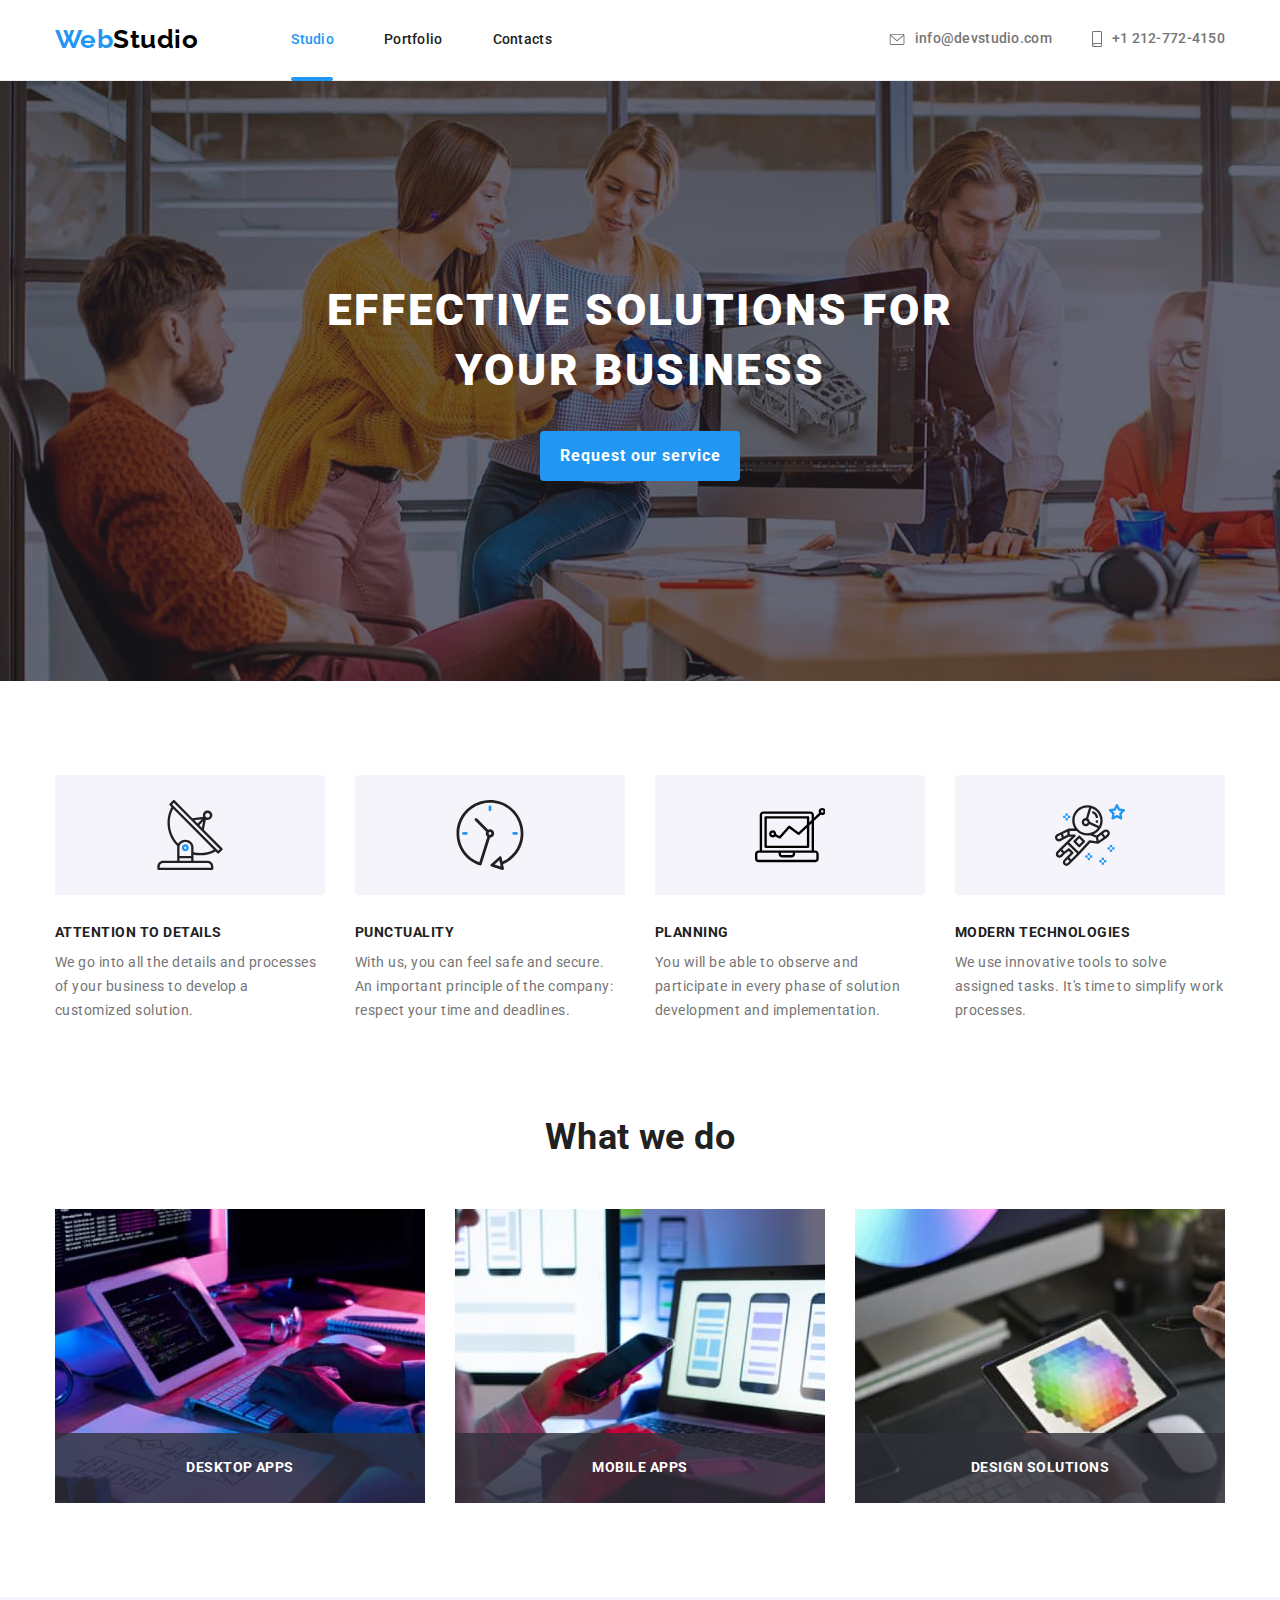
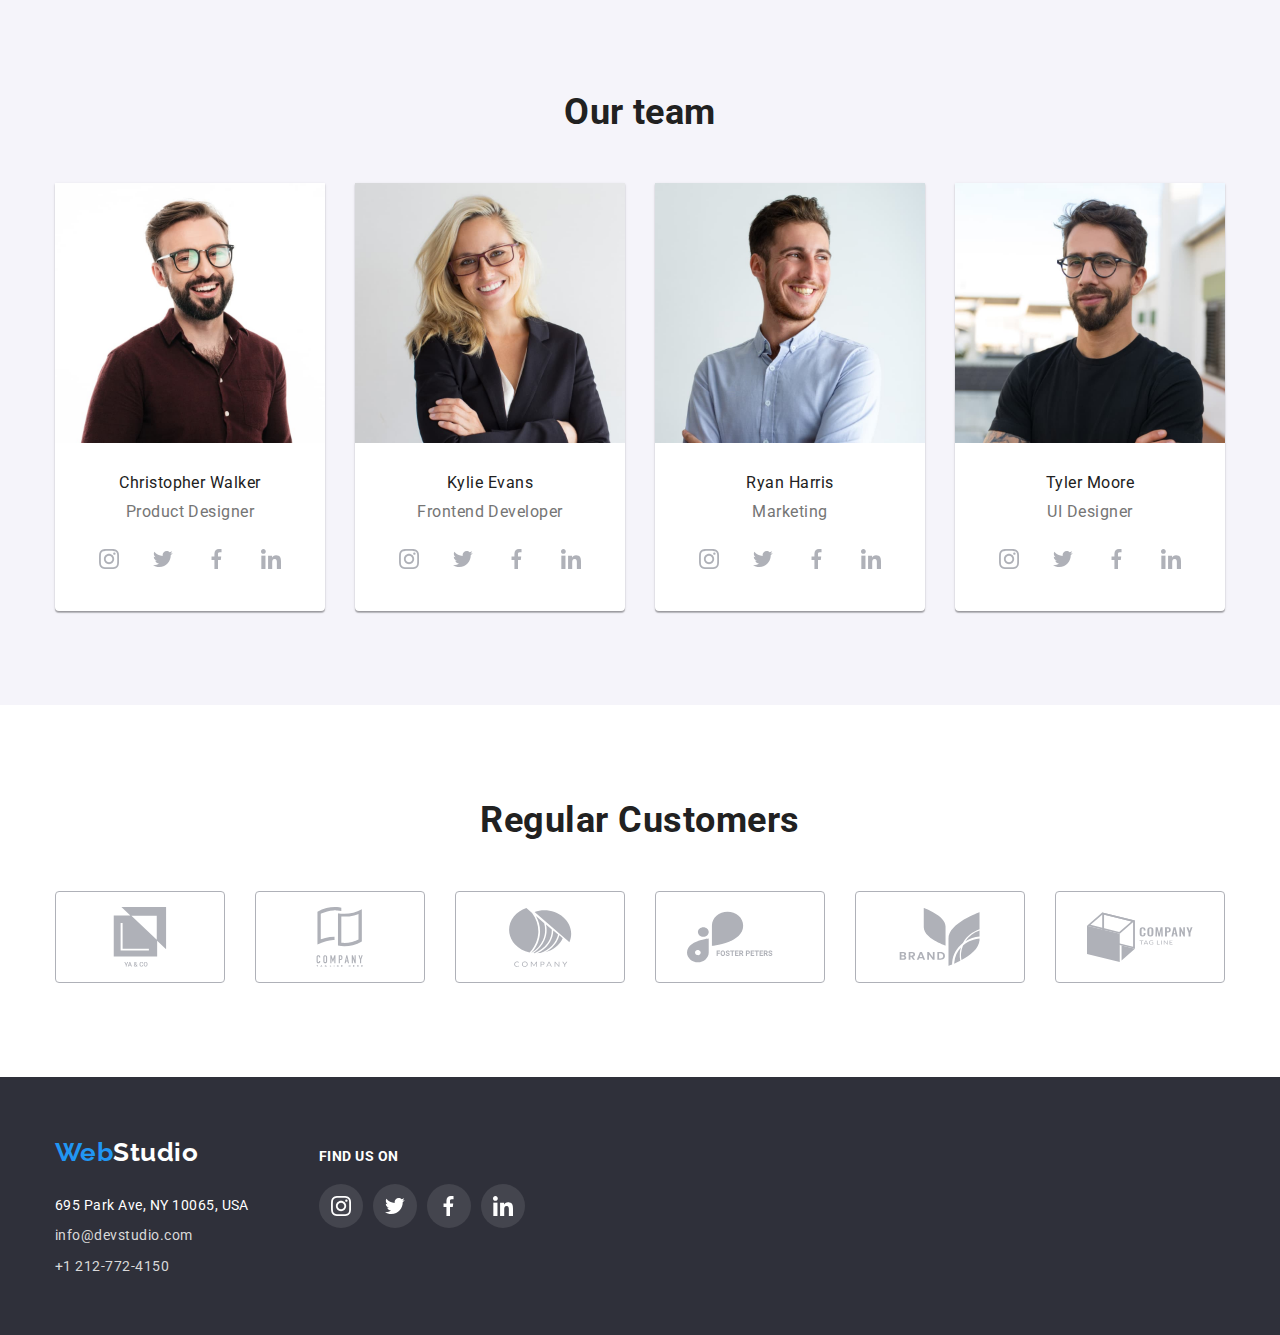
<file: index.html>
<!DOCTYPE html>
<html lang="en">
<head>
    <meta charset="UTF-8">
    <meta http-equiv="X-UA-Compatible" content="IE=edge">
    <meta name="viewport" content="width=device-width, initial-scale=1.0">
    <title>WebStudio</title>
    <link rel="stylesheet" href="https://cdnjs.cloudflare.com/ajax/libs/modern-normalize/1.1.0/modern-normalize.min.css">
    <link href="https://fonts.googleapis.com/css2?family=Raleway:wght@700&family=Roboto:wght@400;500;700;900&display=swap" rel="stylesheet">
    <link rel="stylesheet" href="./css/style.css">
</head>
<body>
    <header class="header">
    <div class="container container-header">
        <nav class="nav">
            <div class="logo-header-container">
                <a class="logo" href="./">Web<span class="logo-header">Studio</span></a>
            </div>
            <ul class="nav-list"> 
                <li class="nav-item"><a class="nav-link active"  href="./index.html">Studio</a></li>
                <li class="nav-item"><a class="nav-link" href="./portfolio.html">Portfolio</a></li>
                <li class="nav-item"><a class="nav-link" href="">Contacts</a></li>
            </ul>
        </nav> 
            <ul class="contacts">
                <li class="contacts-item"> 
                    <a class="contacts-link" href="mailto:info@devstudio.com"> 
                        <svg class="icon-header" width="16" height="12"> <use href="./images/icons/sprite.svg#envelope"> </use></svg> info@devstudio.com 
                    </a>
                </li>  
                <li class="contacts-item"> 
                    <a class="contacts-link" href="tel:+12127724150">
                    <svg class="icon-header" width="10" height="16"> <use href="./images/icons/sprite.svg#smartphone"></use> </svg> +1 212-772-4150
                </a> 
                </li> 
            </ul>
    </div>          
    </header>
    <main class="main-studio">
        <section class="hero">
            <div class=" container-hero">
                <h1 class="hero-title">Effective solutions for <br> your business</h1>
                <button class="hero-button data-modal-open" type="button" data-modal-open>Request our service</button>
            </div>
        </section>
        <section class="section benefits">
        <div class="container container-benefits ">
            <h2 class="benefits-title hidden">Benefits</h2>
            <ul class="benefits-list">
                <li class="benefits-item">
                    <div class="icon-benefits-box">
                        <svg class="antenna" width="70" height="70"><use href="./images/icons/sprite.svg#antenna"></use></svg>
                    </div>
                    <p class="benefits-caption">ATTENTION TO DETAILS</p>
                    <p class="benefits-desc">We go into all the details and processes of your business to develop a customized solution.</p>
                </li>
                <li class="benefits-item" >
                    <div class="icon-benefits-box">
                        <svg class="clock" width="70" height="70"><use href="./images/icons/sprite.svg#clock"></use></svg>
                    </div>
                    <p class="benefits-caption">PUNCTUALITY</p>
                    <p class="benefits-desc">With us, you can feel safe and secure. An important principle of the company: respect your time and deadlines.</p>
                </li>
                <li class="benefits-item">
                    <div class="icon-benefits-box">
                        <svg class="vector" width="70" height="70"><use href="./images/icons/sprite.svg#vector"></use></svg>
                    </div>
                    <p class="benefits-caption">PLANNING</p>
                    <p class="benefits-desc">You will be able to observe and participate in every phase of solution development and implementation.</p>
                </li>
                <li class="benefits-item">
                    <div class="icon-benefits-box">
                        <svg class="astronaut" width="70" height="70"><use href="./images/icons/sprite.svg#astronaut"></use></svg>
                    </div>
                    <p class="benefits-caption">MODERN TECHNOLOGIES</p>
                    <p class="benefits-desc">We use innovative tools to solve assigned tasks. It's time to simplify work processes.</p>
                </li>
            </ul>
        </div>
        </section>
        <section class="section about">
        <div class="container container-about">
            <h2 class="title title-about">What we do</h2>
            <ul class="work-list">
                <li class="work-item">
                    <img class="work-image" src="./images/studio/studio-what-we-do1.jpg" 
                    alt="tablet with keyboard"
                    width="370" height="294">
                    <div class="work-text">
                        <p>DESKTOP APPS</p>
                    </div>
                </li>
                <li class="work-item">
                    <img class="work-image" src="./images/studio/studio-what-we-do2.jpg" 
                    alt="the phone on the background of the laptop"
                    width="370" height="294">
                    <div class="work-text">
                        <p>Mobile APPS</p>
                    </div>
                </li>
                <li class="work-item">
                    <img class="work-image" src="./images/studio/studio-what-we-do3.jpg" 
                    alt="tablet on the background of IMac"
                    width="370" height="294">
                    <div class="work-text">
                        <p>DESIGN SOLUTIONS</p>
                    </div>
                </li>
            </ul>
        </div>
        </section>
        <section class="section workers">
        <div class="container container-workers">
            <h2 class="title title-workers">Our team</h2>
            <ul class="workers-list">
                <li class="workers-item">
                    <img class="worker-picture" src="./images/studio/studio-workers1.jpg" 
                    alt="man in shirt and glasses"
                    width="270" height="260">
                    <div class="worker-desc-container">
                        <p class="worker-name">Christopher Walker</p>
                        <p class="work-desc">Product Designer</p>
                        <ul class="social-icons-list">
                            <li class="social-icons-item">
                                <a class="social-icons-link" href="//www.instagram.com"><svg class="instagram" width="20" height="20"><use href="./images/icons/sprite.svg#instagram"></use></svg></a>
                              </li>
                              <li class="social-icons-item">
                                <a class="social-icons-link" href="//twitter.com"><svg class="twitter" width="20" height="20"><use href="../images/icons/sprite.svg#twitter"></use></svg></a>
                            </li>
                            <li class="social-icons-item">
                                <a class="social-icons-link" href="//www.facebook.com"><svg class="facebook" width="20" height="20"><use href="./images/icons/sprite.svg#facebook"></use></svg></a>
                            </li>
                            <li class="social-icons-item">
                                <a class="social-icons-link" href="//www.linkedin.com"><svg class="linkedin" width="20" height="20"><use href="./images/icons/sprite.svg#linkedin"></use></svg></a>
                            </li>
                        </ul>
                    </div>
                </li>
                <li class="workers-item">
                    <img class="worker-picture" src="./images/studio/studio-workers2.jpg" 
                    alt="woman with blond hair and glasses"
                    width="270" height="260">
                    <div class="worker-desc-container">
                        <p class="worker-name">Kylie Evans</p>
                        <p class="work-desc">Frontend Developer</p>
                        <ul class="social-icons-list">
                            <li class="social-icons-item">
                                <a class="social-icons-link" href="//www.instagram.com"><svg class="instagram" width="20" height="20"><use href="./images/icons/sprite.svg#instagram"></use></svg></a>
                              </li>
                              <li class="social-icons-item">
                                  <a class="social-icons-link" href="//twitter.com"><svg class="twitter" width="20" height="20"><use href="./images/icons/sprite.svg#twitter"></use></svg></a>
                              </li>
                              <li class="social-icons-item">
                                  <a class="social-icons-link" href="//www.facebook.com"><svg class="facebook" width="20" height="20"><use href="./images/icons/sprite.svg#facebook"></use></svg></a>
                              </li>
                              <li class="social-icons-item">
                                  <a class="social-icons-link" href="//www.linkedin.com"><svg class="linkedin" width="20" height="20"><use href="./images/icons/sprite.svg#linkedin"></use></svg></a>
                              </li>
                        </ul>
                    </div>
                </li>
                <li class="workers-item">
                    <img class="worker-picture" src="./images/studio/studio-workers3.jpg" 
                    alt="man in light shirt"
                    width="270" height="260">
                    <div class="worker-desc-container">
                        <p class="worker-name">Ryan Harris</p>
                        <p class="work-desc">Marketing</p>
                        <ul class="social-icons-list">
                            <li class="social-icons-item">
                                <a class="social-icons-link" href="//www.instagram.com"><svg class="instagram" width="20" height="20"><use href="./images/icons/sprite.svg#instagram"></use></svg></a>
                              </li>
                              <li class="social-icons-item">
                                  <a class="social-icons-link" href="//twitter.com"><svg class="twitter" width="20" height="20"><use href="./images/icons/sprite.svg#twitter"></use></svg></a>
                              </li>
                              <li class="social-icons-item">
                                  <a class="social-icons-link" href="//www.facebook.com"><svg class="facebook" width="20" height="20"><use href="./images/icons/sprite.svg#facebook"></use></svg></a>
                              </li>
                              <li class="social-icons-item">
                                  <a class="social-icons-link" href="//www.linkedin.com"><svg class="linkedin" width="20" height="20"><use href="./images/icons/sprite.svg#linkedin"></use></svg></a>
                              </li>
                        </ul>
                    </div>
                </li>
                <li class="workers-item">
                    <img class="worker-picture" src="./images/studio/studio-workers4.jpg" 
                    alt="man in glasses and black t-shirt"
                    width="270" height="260">
                    <div class="worker-desc-container">
                        <p class="worker-name">Tyler Moore</p>   
                        <p class="work-desc">UI Designer</p>
                        <ul class="social-icons-list">
                            <li class="social-icons-item">
                              <a class="social-icons-link" href="//www.instagram.com"><svg class="instagram" width="20" height="20"><use href="./images/icons/sprite.svg#instagram"></use></svg></a>
                            </li>
                            <li class="social-icons-item">
                                <a class="social-icons-link" href="//twitter.com"><svg class="twitter" width="20" height="20"><use href="./images/icons/sprite.svg#twitter"></use></svg></a>
                            </li>
                            <li class="social-icons-item">
                                <a class="social-icons-link" href="//www.facebook.com"><svg class="facebook" width="20" height="20"><use href="./images/icons/sprite.svg#facebook"></use></svg></a>
                            </li>
                            <li class="social-icons-item">
                                <a class="social-icons-link" href="//www.linkedin.com"><svg class="linkedin" width="20" height="20"><use href="./images/icons/sprite.svg#linkedin"></use></svg></a>
                            </li>
                        </ul>
                    </div>
                </li>
            </ul>
        </div>
        </section>
        <section class="section customers">
        <div class="container">
            <h2 class="title customers-title"> Regular Customers</h2>
            <ul class="customers-list">
                <li class="customers-item">
                    <a class="customers-link" href="#">
                        <svg class="customer" width="106" height="60"><use href="./images/icons/sprite.svg#customer1"></use></svg>
                    </a>
                </li>
                <li class="customers-item">
                    <a class="customers-link" href="#">
                        <svg class="customer" width="106" height="60"><use href="./images/icons/sprite.svg#customer2"></use></svg>
                    </a>
                </li>
                <li class="customers-item">
                    <a class="customers-link" href="#">
                        <svg class="customer" width="106" height="60"><use href="./images/icons/sprite.svg#customer3"></use></svg>
                    </a>
                </li>
                <li class="customers-item">
                    <a class="customers-link" href="#">
                        <svg class="customer" width="106" height="60"><use href="./images/icons/sprite.svg#customer4"></use></svg>
                    </a>
                </li>
                <li class="customers-item">
                    <a class="customers-link" href="#">
                        <svg class="customer" width="106" height="60"><use href="./images/icons/sprite.svg#customer5"></use></svg>
                    </a>
                </li>
                <li class="customers-item">
                    <a class="customers-link" href="#">
                        <svg class="customer" width="106" height="60"><use href="./images/icons/sprite.svg#customer6"></use></svg>
                    </a>
                </li>
            </ul>
        </div>
        </section>
    </main>
    <footer class="footer">
    <div class="container container-footer">
        <div class="address-container">
            <div class="logo-footer-container">
                <a class="logo" href="./">Web<span class="logo-footer">Studio</span></a>
            </div>
            <address>
                <ul class="contact-info">
                    <li class="contact-info-items"> <a class="adress" href="https://www.google.com.ua/maps/place/695+Park+Ave,+New+York,+NY+10065,+%D0%A1%D0%A8%D0%90/@40.7688994,-73.9672143,17z/data=!3m1!4b1!4m5!3m4!1s0x89c258ebe8836e8f:0xa007c44e7c4aa0eb!8m2!3d40.7688994!4d-73.9650256?hl=ru">695 Park Ave, NY 10065, USA</a></li>
                    <li class="contact-info-items"> <a class="footer-contacts" href="mailto:info@devstudio.com">info@devstudio.com </a></li>                                 
                    <li class="contact-info-items"> <a class="footer-contacts" href="tel:+12127724150">+1 212-772-4150</a> </li> 
                </ul>
            </address>
        </div>
        <div class="social-footer">
            <h2 class="social-footer-title">Find us on</h2>
            <ul class="social-footer-list">
                <li class="social-footer-item">
                    <a class="social-footer-link" href="//www.instagram.com"><svg class="instagram" width="20" height="20"><use href="./images/icons/sprite.svg#instagram"></use></svg></a>
                </li>
                <li class="social-footer-item">
                    <a class="social-footer-link" href="//twitter.com"><svg class="twitter" width="20" height="20"><use href="./images/icons/sprite.svg#twitter"></use></svg></a>
                </li>
                <li class="social-footer-item">
                    <a class="social-footer-link" href="//www.facebook.com"><svg class="facebook" width="20" height="20"><use href="./images/icons/sprite.svg#facebook"></use></svg></a>
                </li>
                <li class="social-footer-item">
                    <a class="social-footer-link" href="//www.linkedin.com"><svg class="linkedin" width="20" height="20"><use href="./images/icons/sprite.svg#linkedin"></use></svg></a>
                </li>
            </ul>
        </div>
    </div>
    </footer>
    <div class="backdrop is-hidden data-modal" data-modal>
        <div class="modal"> 
          <button class="data-modal-close" data-modal-close>
            x
          </button>
        </div>
    </div>
        <script src="./js/modal.js"></script>
</body>
</html>
</file>
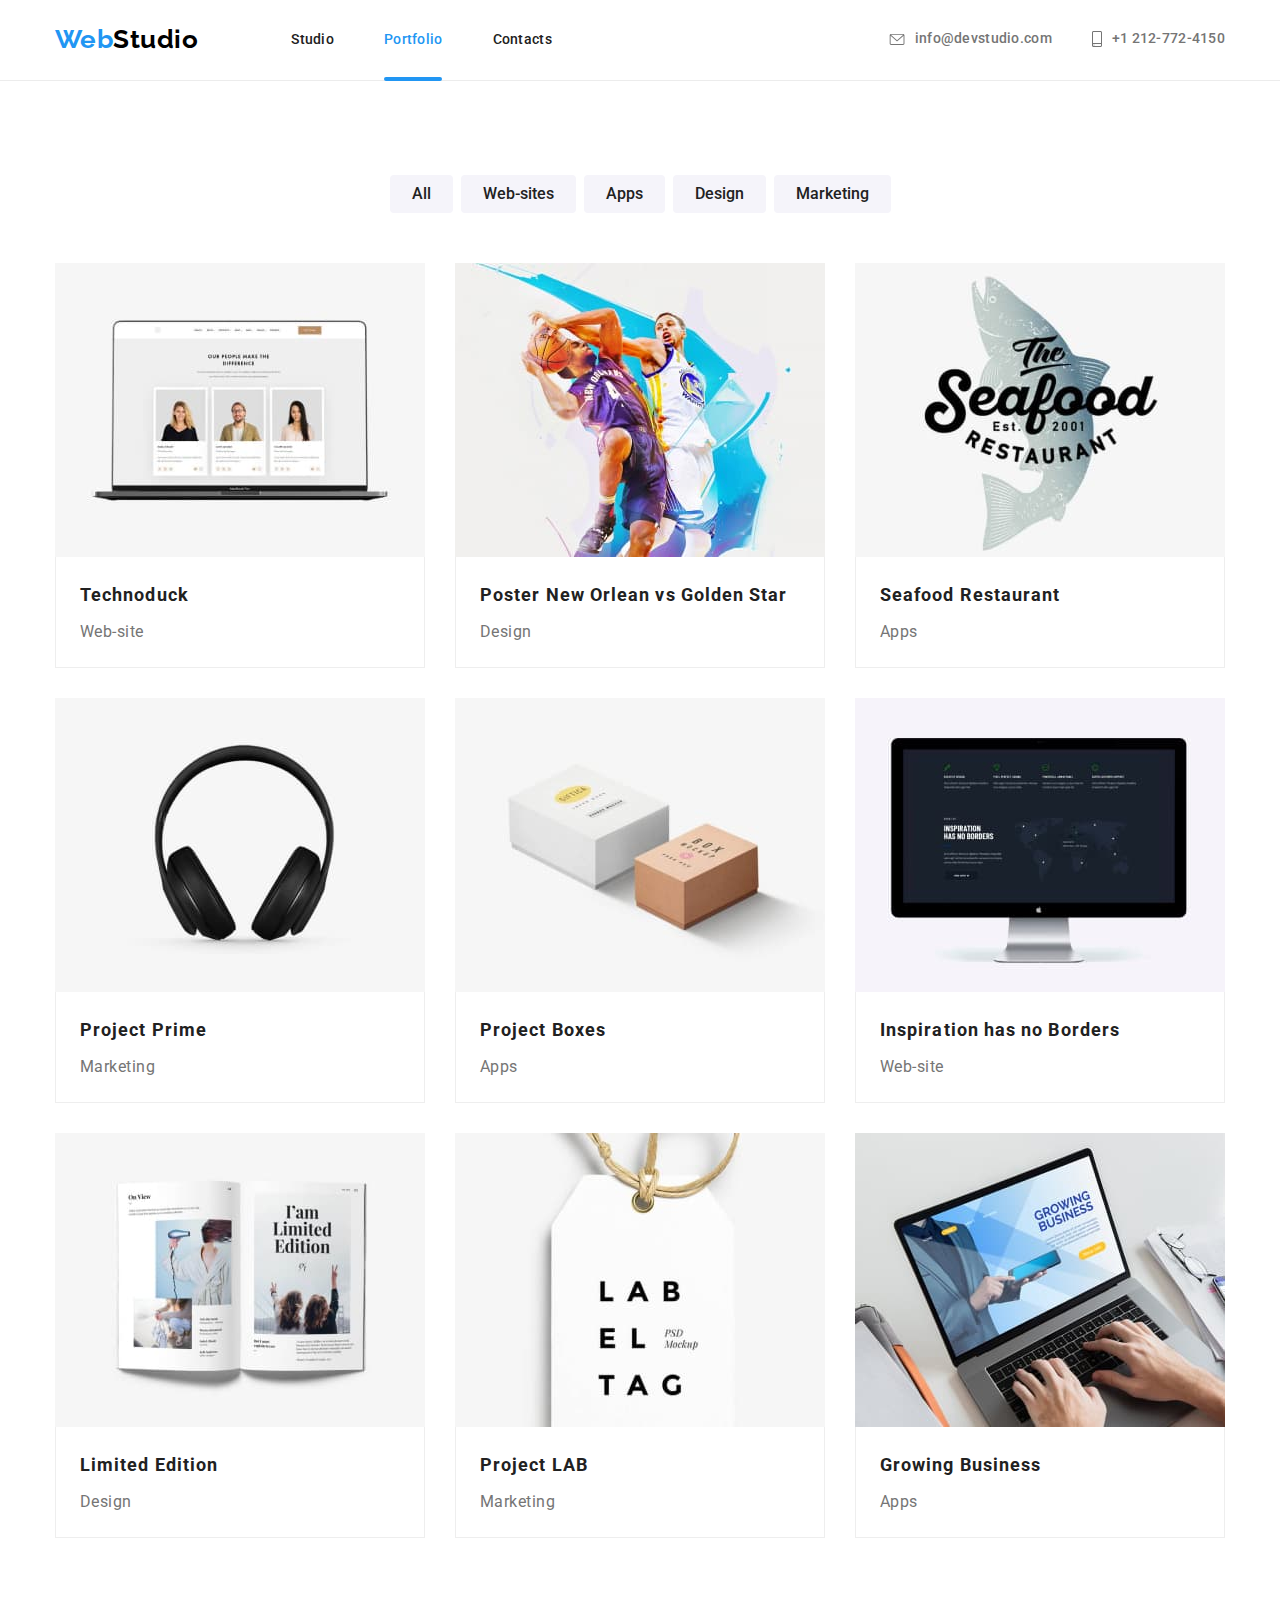
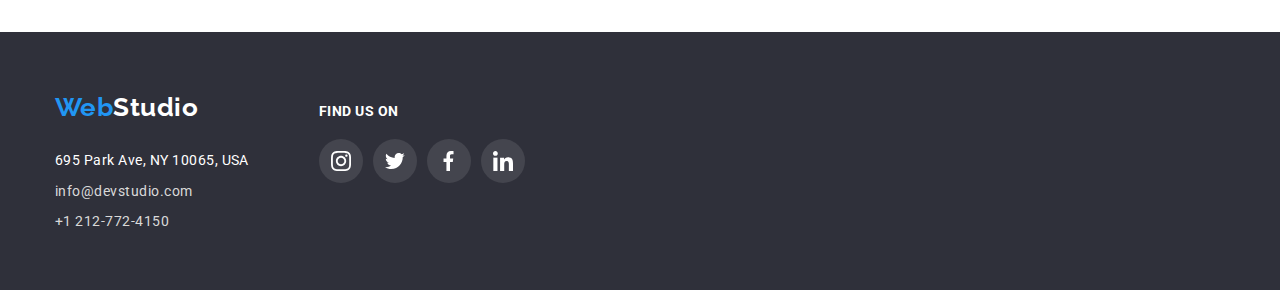
<file: portfolio.html>
<!DOCTYPE html>
<html lang="en">
  <head>
    <meta charset="UTF-8" />
    <meta http-equiv="X-UA-Compatible" content="IE=edge" />
    <meta name="viewport" content="width=device-width, initial-scale=1.0" />
    <title>Portfolio</title>
    <link
      rel="stylesheet"
      href="https://cdnjs.cloudflare.com/ajax/libs/modern-normalize/1.1.0/modern-normalize.min.css"
    />
    <link
      href="https://fonts.googleapis.com/css2?family=Raleway:wght@700&family=Roboto:wght@400;500;700;900&display=swap"
      rel="stylesheet"
    />
    <link rel="stylesheet" href="./css/style.css" />
  </head>
  <body>
    <header class="header">
        <div class="container container-header">
            <nav class="nav">
                <div class="logo-header-container">
                    <a class="logo" href="./">Web<span class="logo-header">Studio</span></a>
                </div>
                <ul class="nav-list"> 
                    <li class="nav-item"><a class="nav-link"  href="./index.html">Studio</a></li>
                    <li class="nav-item"><a class="nav-link active-portfolio" href="./portfolio.html">Portfolio</a></li>
                    <li class="nav-item"><a class="nav-link" href="">Contacts</a></li>
                </ul>
            </nav> 
                <ul class="contacts">
                    <li class="contacts-item"> 
                        <a class="contacts-link" href="mailto:info@devstudio.com"> 
                            <svg class="icon-header" width="16" height="12"> <use href="./images/icons/sprite.svg#envelope"> </use></svg> info@devstudio.com 
                        </a>
                    </li>  
                    <li class="contacts-item"> 
                        <a class="contacts-link" href="tel:+12127724150">
                        <svg class="icon-header" width="10" height="16"> <use href="./images/icons/sprite.svg#smartphone"></use> </svg> +1 212-772-4150
                    </a> 
                    </li> 
                </ul>
        </div>          
    </header>
    <main class="main-portfolio">
      <section class="section partfolio-section">
        <div class="container container-partfolio">
          <h1 class="portfolio-title hidden">Portfolio</h1>
          <ul class="filter-list">
            <li class="filter-item">
              <button class="filter-button" type="button">All</button>
            </li>
            <li class="filter-item">
              <button class="filter-button" type="button">Web-sites</button>
            </li>
            <li class="filter-item">
              <button class="filter-button" type="button">Apps</button>
            </li>
            <li class="filter-item">
              <button class="filter-button" type="button">Design</button>
            </li>
            <li class="filter-item">
              <button class="filter-button" type="button">Marketing</button>
            </li>
          </ul>
          <ul class="projects-list">
            <li class="project-item">
              <a class="project-link" href="#">
              <div class="project-picture-container">
                <img
                  class="project-picture"
                  src="./images/portfolio/portfolio-projects1.jpg"
                  alt="opened laptop"
                  width="370"
                  height="294"
                />
                <div class="project-text-container">
                  <p>Technoduck is a state-of-the-art coronavirus distribution platform. Companies use this platform for digital espionage and attacks on competitors' secure servers.</p>
                </div>
              </div>
              <div class="project-desc-container">
                <h2 class="project-title">Technoduck</h2>
                <p class="project-type">Web-site</p>
              </div>
              </a>
            </li>
            <li class="project-item">
              <a class="project-link" href="#">
                <div class="project-picture-container">
                  <img
                  class="project-picture"
                  src="./images/portfolio/portfolio-projects2.jpg"
                  alt="two basketball player"
                  width="370"
                  height="294"
                  />
                  <div class="project-text-container">
                    <p>Technoduck is a state-of-the-art coronavirus distribution platform. Companies use this platform for digital espionage and attacks on competitors' secure servers.</p>
                  </div>
                </div>
                <div class="project-desc-container">
                  <h2 class="project-title">Poster New Orlean vs Golden Star</h2>
                  <p class="project-type">Design</p>
                </div>
              </a>
            </li>
            <li class="project-item">
              <a class="project-link" href="#">
                <div class="project-picture-container">
                  <img
                  class="project-picture"
                  src="./images/portfolio/portfolio-projects3.jpg"
                  alt="fish on the logo"
                  width="370"
                  height="294"
                  />
                  <div class="project-text-container">
                    <p>Technoduck is a state-of-the-art coronavirus distribution platform. Companies use this platform for digital espionage and attacks on competitors' secure servers.</p>
                  </div>
                </div>
                <div class="project-desc-container">
                  <h2 class="project-title">Seafood Restaurant</h2>
                  <p class="project-type">Apps</p>
                </div>
              </a>
            </li>
            <li class="project-item">
              <a class="project-link" href="#">
                <div class="project-picture-container">
                  <img
                  class="project-picture"
                  src="./images/portfolio/portfolio-projects4.jpg"
                  alt="black earphones"
                  width="370"
                  height="294"
                  />
                  <div class="project-text-container">
                    <p>Technoduck is a state-of-the-art coronavirus distribution platform. Companies use this platform for digital espionage and attacks on competitors' secure servers.</p>
                  </div>
                </div>
                <div class="project-desc-container">
                  <h2 class="project-title">Project Prime</h2>
                  <p class="project-type">Marketing</p>
                </div>
              </a>
            </li>
            <li class="project-item">
              <a class="project-link" href="#">
                <div class="project-picture-container">
                  <img
                  class="project-picture"
                  src="./images/portfolio/portfolio-projects5.jpg"
                  alt="two boxes"
                  width="370"
                  height="294"
                  />
                  <div class="project-text-container">
                    <p>Technoduck is a state-of-the-art coronavirus distribution platform. Companies use this platform for digital espionage and attacks on competitors' secure servers.</p>
                  </div>
                </div>
                <div class="project-desc-container">
                  <h2 class="project-title">Project Boxes</h2>
                  <p class="project-type">Apps</p>
                </div>
              </a>
            </li>
            <li class="project-item">
              <a class="project-link" href="#">
                <div class="project-picture-container">
                  <img
                  class="project-picture"
                  src="./images/portfolio/portfolio-projects6.jpg"
                  alt="IMac"
                  width="370"
                  height="294"
                  />
                  <div class="project-text-container">
                    <p>Technoduck is a state-of-the-art coronavirus distribution platform. Companies use this platform for digital espionage and attacks on competitors' secure servers.</p>
                  </div>
                </div>
                <div class="project-desc-container">
                  <h2 class="project-title">Inspiration has no Borders</h2>
                  <p class="project-type">Web-site</p>
                </div>
              </a>
            </li>
            <li class="project-item">
              <a class="project-link" href="#">
                <div class="project-picture-container">
                  <img
                  class="project-picture"
                  src="./images/portfolio/portfolio-projects7.jpg"
                  alt="opened book"
                  width="370"
                  height="294"
                  />
                  <div class="project-text-container">
                    <p>Technoduck is a state-of-the-art coronavirus distribution platform. Companies use this platform for digital espionage and attacks on competitors' secure servers.</p>
                  </div>
                </div>
                <div class="project-desc-container">
                  <h2 class="project-title">Limited Edition</h2>
                  <p class="project-type">Design</p>
                </div>
              </a>
            </li>
            <li class="project-item">
              <a class="project-link" href="#">    
                <div class="project-picture-container">
                  <img
                  class="project-picture"
                  src="./images/portfolio/portfolio-projects8.jpg"
                  alt="lable Project LAB"
                  width="370"
                  height="294"
                  />
                  <div class="project-text-container">
                    <p>Technoduck is a state-of-the-art coronavirus distribution platform. Companies use this platform for digital espionage and attacks on competitors' secure servers.</p>
                  </div>
                </div>
                <div class="project-desc-container">
                  <h2 class="project-title">Project LAB</h2>
                  <p class="project-type">Marketing</p>
                </div>
              </a>
            </li>
            <li class="project-item">
              <a class="project-link" href="#">
                <div class="project-picture-container">
                  <img
                  class="project-picture"
                  src="./images/portfolio/portfolio-projects9.jpg"
                  alt="typing on the laptop"
                  width="370"
                  height="294"
                  />
                  <div class="project-text-container">
                    <p>Technoduck is a state-of-the-art coronavirus distribution platform. Companies use this platform for digital espionage and attacks on competitors' secure servers.</p>
                  </div>
                </div>
                <div class="project-desc-container">
                  <h2 class="project-title">Growing Business</h2>
                  <p class="project-type">Apps</p>
                </div>
              </a>
            </li>
          </ul>
        </div>
      </section>
    </main>
    <footer class="footer">
      <div class="container container-footer">
          <div class="address-container">
              <div class="logo-footer-container">
                  <a class="logo" href="./">Web<span class="logo-footer">Studio</span></a>
              </div>
              <address>
                  <ul class="contact-info">
                      <li class="contact-info-items"> <a class="adress" href="https://www.google.com.ua/maps/place/695+Park+Ave,+New+York,+NY+10065,+%D0%A1%D0%A8%D0%90/@40.7688994,-73.9672143,17z/data=!3m1!4b1!4m5!3m4!1s0x89c258ebe8836e8f:0xa007c44e7c4aa0eb!8m2!3d40.7688994!4d-73.9650256?hl=ru">695 Park Ave, NY 10065, USA</a></li>
                      <li class="contact-info-items"> <a class="footer-contacts" href="mailto:info@devstudio.com">info@devstudio.com </a></li>                                 
                      <li class="contact-info-items"> <a class="footer-contacts" href="tel:+12127724150">+1 212-772-4150</a> </li> 
                  </ul>
              </address>
          </div>
          <div class="social-footer">
              <h2 class="social-footer-title">Find us on</h2>
              <ul class="social-footer-list">
                  <li class="social-footer-item">
                      <a class="social-footer-link" href="//www.instagram.com"><svg class="instagram" width="20" height="20"><use href="./images/icons/sprite.svg#instagram"></use></svg></a>
                  </li>
                  <li class="social-footer-item">
                      <a class="social-footer-link" href="//twitter.com"><svg class="twitter" width="20" height="20"><use href="./images/icons/sprite.svg#twitter"></use></svg></a>
                  </li>
                  <li class="social-footer-item">
                      <a class="social-footer-link" href="//www.facebook.com"><svg class="facebook" width="20" height="20"><use href="./images/icons/sprite.svg#facebook"></use></svg></a>
                  </li>
                  <li class="social-footer-item">
                      <a class="social-footer-link" href="//www.linkedin.com"><svg class="linkedin" width="20" height="20"><use href="./images/icons/sprite.svg#linkedin"></use></svg></a>
                  </li>
              </ul>
          </div>
      </div>
    </footer>
  </body>
</html>
</file>
<file: css/style.css>
:root {
  --footer-gmail: rgba(255, 255, 255, 0.6);
  --footer-color: #d9d9d9;
  --white: #ffffff;
  --blue: #2196f3;
  --prymary-text: #757575;
  --title-text: #212121;
  --footer-background: #2f303a;
  --ivory-background-color: #f5f4fa;
  --header-background: #ececec;
  --hero-gradient: rgba(47, 48, 58, 0.4);
  --black: #000000;
  --social-fill: #afb1b8;
  --project-border-color: #eeeeee;
  --primary-font:Roboto, sans-serif;
}
  

body {
  letter-spacing: 0.03em;
  font-family: var(--primary-font);
  color: var(--prymary-text);
  background-color: var(--white);
}
h1,
h2,
h3,
h4,
h5,
h6,
p,
ul {
  margin: 0px;
  padding: 0px;
}
img {
  height: auto;
  display: block;
  max-width: 100%;
}
.hidden {
  display: none;
}
.title {
  font-weight: 700;
  font-size: 36px;
  line-height: 1.17;
  text-align: center;
  color: var(--title-text);
}
.section {
  padding-top: 94px;
  padding-bottom: 94px;
}
.container {
  margin: 0 auto;
  width: 1200px;
  padding-left: 15px;
  padding-right: 15px;
}
/* studio */

/* header */

.header {
  display: flex;
  align-items: center;
  padding-top: 24px;
  padding-bottom: 25px;
  border-bottom: 1px solid var(--header-background);
}

.container-header {
  display: flex;
}
.logo-header-container {
  margin-right: 93px;
}
.logo {
  font-family: "Raleway";
  font-weight: 700;
  font-size: 26px;
  line-height: 1.19;
  text-decoration: none;
  color: var(--blue);
}
.logo-header {
  color: var(--black);
}
.nav {
  display: flex;
  align-items: center;
}
.nav-list {
  display: flex;
  list-style: none;
}
.nav-item:not(:last-child) {
  margin-right: 50px;
}
.nav-link {
  font-weight: 500;
  font-size: 14px;
  line-height: 1.14;
  letter-spacing: 0.02em;
  text-decoration: none;
  color: var(--title-text);
}
.nav-link:hover,
.nav-link:focus {
  color: var(--blue);
}
.nav-link.active {
  color: var(--blue);
  position: relative;
}
.nav-link.active::after {
  content: "";
  position: absolute;
  left: 0;
  top: 46px;
  width: 42px;
  height: 4px;
  background-color: var(--blue);
  border-radius: 2px;
}
.contacts {
  display: flex;
  align-items: center;
  margin-left: auto;
  list-style: none;
}

.contacts-item:not(:last-child) {
  margin-right: 40px;
}

.contacts-link {
  display: flex;
  align-items: center;
  font-weight: 500;
  font-size: 14px;
  line-height: 1.14;
  letter-spacing: 0.02em;
  text-decoration: none;
  color: var(--prymary-text);
}

.contacts-link:hover,
.contacts-link:focus {
  color: var(--blue);
}

.icon-header {
  margin-right: 10px;
  fill: currentColor;
}

/* main */

/* section one */
.hero {
  margin: 0 auto;
  padding-top: 200px;
  padding-bottom: 200px;
  max-width:1600px;
  background-image: linear-gradient(to top, var(--hero-gradient), var(--hero-gradient)), url('../images/studio/studio-hero.jpg');
  background-repeat: no-repeat;
  background-size: cover;
  background-color: var(--footer-background);
}
.hero-title {
  margin-bottom: 30px;
  font-weight: 900;
  font-size: 44px;
  line-height: 1.36;
  text-align: center;
  letter-spacing: 0.06em;
  text-transform: uppercase;
  color: var(--white);
}
.hero-button {
  padding: 10px 19px 10px 20px;
  display: block;
  margin-left: auto;
  margin-right: auto;
  font-weight: 700;
  font-size: 16px;
  line-height: 1.88;
  letter-spacing: 0.06em;
  cursor: pointer;
  border-radius: 4px;
  border: none;
  color: var(--white);
  background-color: var(--blue);
}

/* section two */

.benefits {
  background-color: var(--white);
}
.benefits-list {
  display: flex;
  list-style: none;
}

.benefits-item:not(:last-child) {
  margin-right: 30px;
}
.icon-benefits-box {
  display: flex;
  justify-content: center;
  align-items: center;
  margin-bottom: 30px;
  width: 270px;
  height: 120px;
  border-radius: 4px;
  background: var(--ivory-background-color) ;
}
.benefits-caption {
  margin-bottom: 10px;
  font-weight: 700;
  font-size: 14px;
  line-height: 1.14;
  color: var(--title-text);
}
.benefits-desc {
  font-size: 14px;
  line-height: 1.71;
}

/* section three */

.about {
  padding-top: 0px;
}
.title-about {
  margin-bottom: 50px;
}
.work-list {
  display: flex;
  list-style: none;
}
.work-item{
  position: relative;
}
.work-text{
  position: absolute;
  left: 0px;
  bottom: 0px;
  width: 370px;
  height: 70px;
  text-align: center;
  padding-top: 27px ;
  background-color: rgba(47, 48, 58, 0.8);
  color: var(--white);
  font-weight: 700;
  font-size: 14px;
  line-height: 1.14;
  text-transform: uppercase;
}
.work-item:not(:last-child) {
  margin-right: 30px;
}
.work-desc {
  margin-bottom: 16px;
  font-style: 500;
  font-size: 16px;
  line-height: 1.19;
  text-align: center;
}

/* section four */
.workers {
  background-color: var(--ivory-background-color);
}
.title-workers {
  margin-bottom: 50px;
}
.workers-list {
  display: flex;
  list-style: none;
}
.workers-item {
  background-color: var(--white);
  box-shadow: 0px 1px 3px rgba(0, 0, 0, 0.12), 0px 1px 1px rgba(0, 0, 0, 0.14), 0px 2px 1px rgba(0, 0, 0, 0.2);
  border-radius: 0px 0px 4px 4px;
}
.workers-item:not(:last-child) {
  margin-right: 30px;
}
.worker-desc-container {
  padding-top: 30px;
  padding-bottom: 30px;
}
.worker-name {
  margin-bottom: 10px;
  font-size: 16px;
  line-height: 1.19;
  text-align: center;
  color: var(--title-text);
}
.social-icons-list{
  display: flex;
  justify-content: center;
  list-style: none;
}
.social-icons-link{
  display: flex;
  justify-content: center;
  align-items: center;
  width: 44px;
  height: 44px;
  border-radius: 50%;
  fill: var(--social-fill) ;
}
.social-icons-link:hover,
.social-icons-link:focus{
  fill: var(--white);
  background-color: var(--blue);
}
.social-icons-item:not(:last-child){
  margin-right: 10px;
}
.social-icons-link{
  display: flex;
  justify-content: center;
  align-items: center;
}

/* section 5 */

.customers-title{
  margin-bottom: 50px;
}
.customers-list{
  display: flex;
  list-style: none;
}
.customers-link{
  display: flex;
  justify-content: center;
  align-items: center;
  width: 170px;
  height: 92px;
  border: 1px solid var(--social-fill);
  border-radius: 4px;
  fill:var(--social-fill);
}
.customers-item:not(:last-child){
  margin-right: 30px;
}
.customers-link:hover,
.customers-link:focus{
  fill: var(--blue);
  border-color: var(--blue);
}

/* footer */

.footer {
  display: flex;
  background-color: var(--footer-background);
  padding-top: 60px;
  padding-bottom: 60px;
}
.container-footer{
display: flex;
align-items:baseline ;
}
.address-container{
  margin-right: 70px;
}
.logo-footer-container {
  margin-bottom: 28px;
}
.logo-footer {
  color: var(--white);
}
.contact-info-items:not(:last-child) {
  margin-bottom: 12px;
}
.contact-info {
  list-style: none;
}
.adress {
  font-size: 14px;
  line-height: 1.14;
  text-decoration: none;
  color: var(--white);
  font-style: normal;
}
.contact-info-items {
  font-style: normal;
}
.adress:hover,
.adress:focus {
  color: var(--blue);
}
.footer-contacts {
  font-size: 14px;
  line-height: 1.14;
  text-decoration: none;
  color: var(--footer-color);
}
.footer-contacts:hover,
.footer-contacts:focus {
  color: var(--blue);
}

.social-footer-title{
  margin-bottom: 20px;
  font-weight: 700;
  font-size: 14px;
  line-height: 16px;
  text-transform: uppercase;
  color: var(--white);
}
.social-footer-list{
  display: flex;
  justify-content: center;
  list-style: none;
}
.social-footer-link{
  display: flex;
  justify-content: center;
  align-items: center;
  width: 44px;
  height: 44px;
  border-radius: 50%;
  fill: var(--white);
  background-color: #44454E;
}
.social-footer-link:hover,
.social-footer-link:focus{
  fill: var(--white);
  background-color: var(--blue);
}
.social-footer-item:not(:last-child){
  margin-right: 10px;
}
.social-footer-link{
  display: flex;
  justify-content: center;
  align-items: center;
}
/* portfolio */
/* portfolio header */
.nav-link.active-portfolio {
  color: var(--blue);
  position: relative;
}
.nav-link.active-portfolio::after {
  content: "";
  position: absolute;
  left: 0;
  top: 46px;
  width: 58px;
  height: 4px;
  background-color: var(--blue);
  border-radius: 2px;
}
.filter-list {
  display: flex;
  justify-content: center;
  margin-bottom: 50px;
  list-style: none;
}
.filter-item:not(:last-child) {
  margin-right: 8px;
}
.filter-button {
  padding: 6px 22px;
  font-weight: 500;
  font-size: 16px;
  line-height: 1.63;
  cursor: pointer;
  text-decoration: none;
  border-radius: 4px;
  border: none;
  color: var(--title-text);
  background-color: var(--ivory-background-color);
}
.filter-button:hover,
.filter-button:focus {
  color: var(--white);
  background-color: var(--blue);
}
.projects-list {
  display: flex;
  flex-wrap: wrap;
  list-style: none;
  margin-right: -30px;
  margin-bottom: -30px;
}

.project-item {
  flex-basis: calc((100% - 90px) / 3);
  margin-right: 30px;
  margin-bottom: 30px;
}
.project-link {
  display: block;
  text-decoration: none;
  letter-spacing: 0.03em;
  font-family: var(--primary-font);
  color: var(--prymary-text);
}
.project-link:hover,
.project-link:focus {
  box-shadow: 0px 1px 1px rgba(0, 0, 0, 0.12), 0px 4px 4px rgba(0, 0, 0, 0.06), 1px 4px 6px rgba(0, 0, 0, 0.16);
}
.project-picture-container{
  position: relative;
}
.project-text-container{
position: absolute;
top: 0px;
left: 0px;
width: 100%;
height: 100%;
padding: 63px 24px 91px 24px;
color: var(--white);
background-color: rgba(33, 150, 243, 0.9);
font-size: 18px;
line-height: 1.56;
opacity: 0;
}
.project-item:hover .project-text-container{
opacity: 1;
}
.project-desc-container {
  padding: 20px 24px;
  border-right: 1px solid var(--project-border-color);
  border-bottom: 1px solid var(--project-border-color);
  border-left: 1px solid var(--project-border-color);
}
.project-title {
  margin-bottom: 4px;
  font-weight: 700;
  font-size: 18px;
  line-height: 2;
  letter-spacing: 0.06em;
  color: var(--title-text);
}
.project-type {
  font-size: 16px;
  line-height: 1.88;
}
 
/* modal */

.backdrop{

  position: fixed;
  top: 0px;
  left: 0px;
  width: 100%;
  height: 100%;
  background-color: rgba(0, 0, 0, 0.2);
}
.modal{
  position: absolute;
  position: relative;
  top: 50%;
  left: 50%;
  transform: translate(-50%, -50%);
  width: 528px;
  height: 581px;
  background-color: var(--white);
  box-shadow: 0px 1px 3px rgba(0, 0, 0, 0.12), 0px 1px 1px rgba(0, 0, 0, 0.14), 0px 2px 1px rgba(0, 0, 0, 0.2);
  border-radius: 4px;
}
.data-modal-close{
  position: absolute;
  top: 0;
  right: 0;
  width: 30px;
  height: 30px;
  cursor: pointer;
  background-color: var(--white);
  border-radius: 50%;
  border: 1px solid rgba(0, 0, 0, 0.1);
}
.is-hidden{
  visibility: hidden;
  opacity: 0;
  pointer-events: none;
}
</file>
